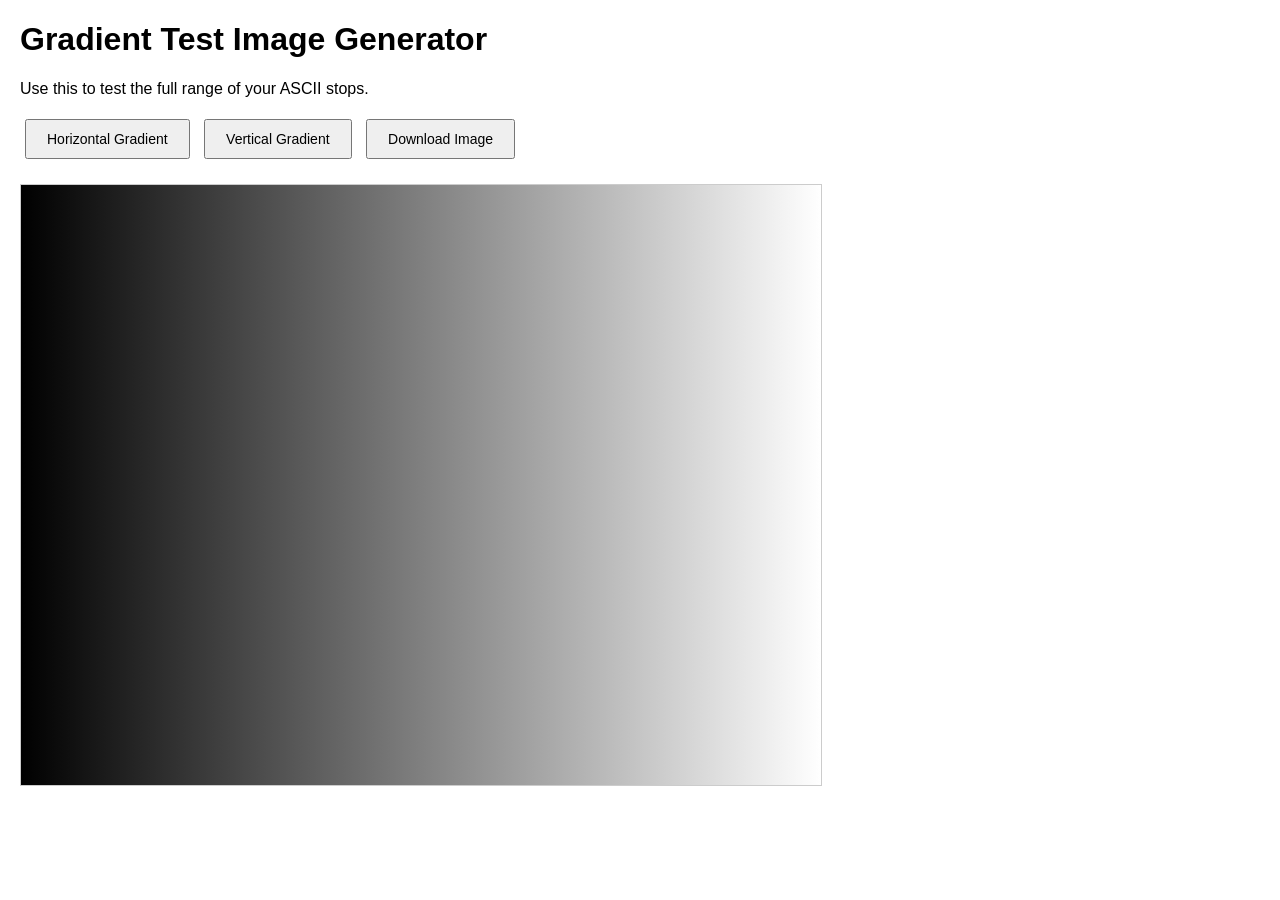
<file: test-gradient.html>
<!DOCTYPE html>
<html>
<head>
    <title>Gradient Test Image</title>
    <style>
        body {
            margin: 20px;
            font-family: Arial, sans-serif;
        }
        canvas {
            border: 1px solid #ccc;
            margin: 20px 0;
        }
        button {
            padding: 10px 20px;
            font-size: 14px;
            margin: 5px;
        }
    </style>
</head>
<body>
    <h1>Gradient Test Image Generator</h1>
    <p>Use this to test the full range of your ASCII stops.</p>

    <div>
        <button onclick="generateHorizontal()">Horizontal Gradient</button>
        <button onclick="generateVertical()">Vertical Gradient</button>
        <button onclick="download()">Download Image</button>
    </div>

    <canvas id="canvas" width="800" height="600"></canvas>

    <script>
        const canvas = document.getElementById('canvas');
        const ctx = canvas.getContext('2d');

        function generateHorizontal() {
            const gradient = ctx.createLinearGradient(0, 0, canvas.width, 0);
            gradient.addColorStop(0, '#000000');
            gradient.addColorStop(1, '#ffffff');

            ctx.fillStyle = gradient;
            ctx.fillRect(0, 0, canvas.width, canvas.height);
        }

        function generateVertical() {
            const gradient = ctx.createLinearGradient(0, 0, 0, canvas.height);
            gradient.addColorStop(0, '#000000');
            gradient.addColorStop(1, '#ffffff');

            ctx.fillStyle = gradient;
            ctx.fillRect(0, 0, canvas.width, canvas.height);
        }

        function download() {
            const link = document.createElement('a');
            link.download = 'gradient-test.png';
            link.href = canvas.toDataURL('image/png');
            link.click();
        }

        // Generate horizontal gradient by default
        generateHorizontal();
    </script>
</body>
</html>
</file>
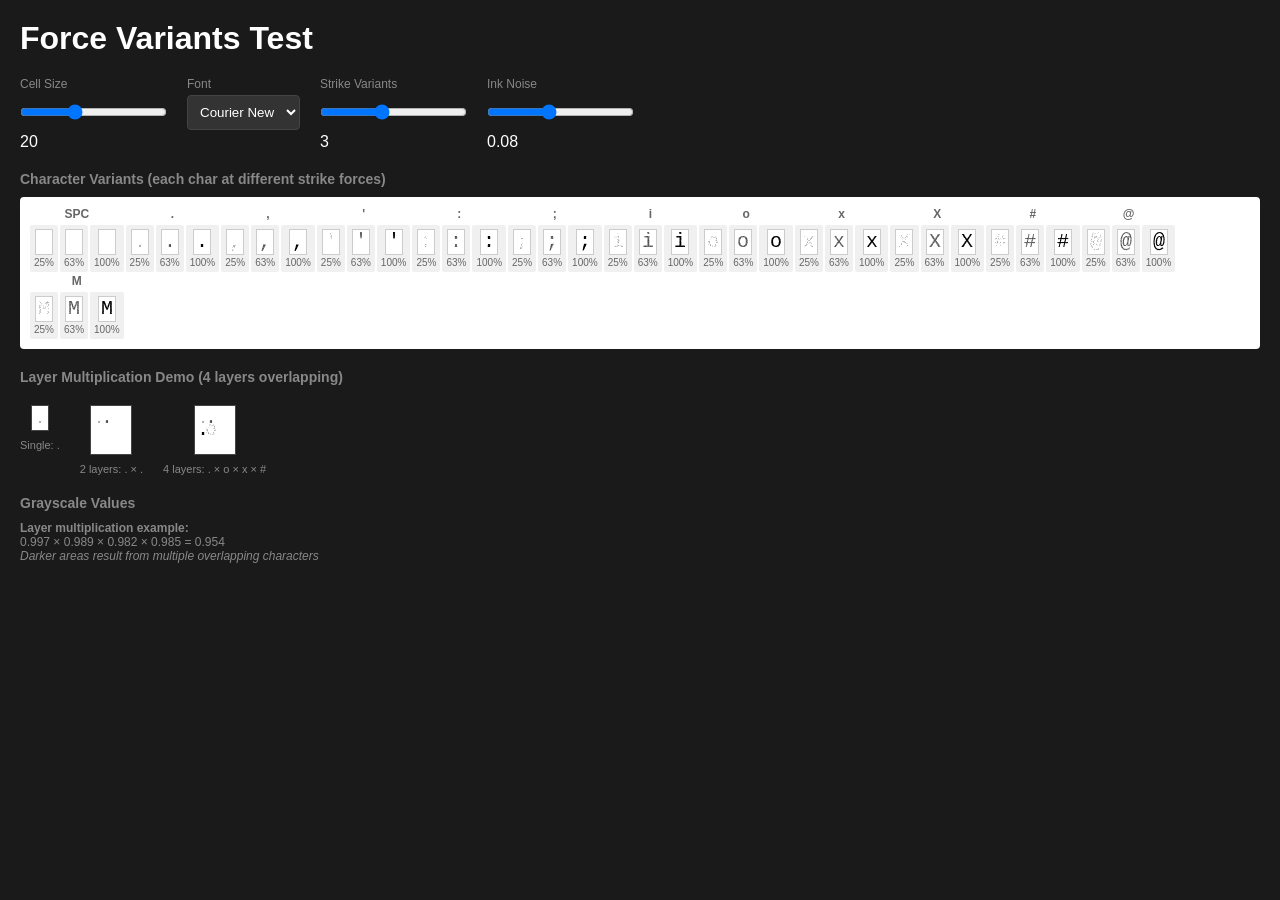
<file: studio/test-force-variants.html>
<!DOCTYPE html>
<html lang="en">
<head>
    <meta charset="UTF-8">
    <meta name="viewport" content="width=device-width, initial-scale=1.0">
    <title>Force Variants Test</title>
    <style>
        * { margin: 0; padding: 0; box-sizing: border-box; }
        body {
            font-family: -apple-system, BlinkMacSystemFont, 'Segoe UI', sans-serif;
            background: #1a1a1a;
            color: #fff;
            padding: 20px;
        }
        h1 { margin-bottom: 20px; }
        h2 { margin: 20px 0 10px; color: #888; font-size: 14px; }
        .controls {
            margin-bottom: 20px;
            display: flex;
            gap: 20px;
            flex-wrap: wrap;
        }
        .control {
            display: flex;
            flex-direction: column;
            gap: 4px;
        }
        .control label { font-size: 12px; color: #888; }
        .control input, .control select {
            padding: 8px;
            background: #333;
            border: 1px solid #444;
            color: #fff;
            border-radius: 4px;
        }
        .charset-grid {
            display: flex;
            flex-wrap: wrap;
            gap: 2px;
            background: #fff;
            padding: 10px;
            border-radius: 4px;
        }
        .char-cell {
            display: flex;
            flex-direction: column;
            align-items: center;
            background: #f0f0f0;
            padding: 4px;
            border-radius: 2px;
        }
        .char-cell canvas {
            border: 1px solid #ccc;
        }
        .char-label {
            font-size: 10px;
            color: #666;
            margin-top: 2px;
        }
        .variant-row {
            display: flex;
            gap: 10px;
            margin-bottom: 20px;
            align-items: flex-start;
        }
        .variant-group {
            text-align: center;
        }
        .variant-group h3 {
            font-size: 12px;
            color: #666;
            margin-bottom: 4px;
        }
        .overlay-demo {
            display: flex;
            gap: 20px;
            margin-top: 20px;
        }
        .overlay-example {
            text-align: center;
        }
        .overlay-example canvas {
            border: 1px solid #444;
        }
        .overlay-example p {
            font-size: 11px;
            color: #888;
            margin-top: 4px;
        }
    </style>
</head>
<body>
    <h1>Force Variants Test</h1>

    <div class="controls">
        <div class="control">
            <label>Cell Size</label>
            <input type="range" id="cellSize" min="10" max="40" value="20">
            <span id="cellSizeValue">20</span>
        </div>
        <div class="control">
            <label>Font</label>
            <select id="fontFamily">
                <option value="'Courier New', monospace">Courier New</option>
                <option value="monospace">Monospace</option>
                <option value="Consolas, monospace">Consolas</option>
            </select>
        </div>
        <div class="control">
            <label>Strike Variants</label>
            <input type="range" id="strikeVariants" min="1" max="6" value="3">
            <span id="strikeVariantsValue">3</span>
        </div>
        <div class="control">
            <label>Ink Noise</label>
            <input type="range" id="inkNoise" min="0" max="20" value="8">
            <span id="inkNoiseValue">0.08</span>
        </div>
    </div>

    <h2>Character Variants (each char at different strike forces)</h2>
    <div id="charsetGrid" class="charset-grid"></div>

    <h2>Layer Multiplication Demo (4 layers overlapping)</h2>
    <div id="overlayDemo" class="overlay-demo"></div>

    <h2>Grayscale Values</h2>
    <div id="grayscaleInfo" style="font-size: 12px; color: #888; margin-top: 10px;"></div>

    <script>
        const testChars = ' .,\':;ioxX#@M';

        function renderCharset() {
            const cellSize = parseInt(document.getElementById('cellSize').value);
            const fontFamily = document.getElementById('fontFamily').value;
            const strikeVariants = parseInt(document.getElementById('strikeVariants').value);
            const inkNoise = parseInt(document.getElementById('inkNoise').value) / 100;

            document.getElementById('cellSizeValue').textContent = cellSize;
            document.getElementById('strikeVariantsValue').textContent = strikeVariants;
            document.getElementById('inkNoiseValue').textContent = inkNoise.toFixed(2);

            // Character dimensions
            const charWidth = Math.ceil(cellSize * 0.8);
            const charHeight = Math.ceil(cellSize * 1.2);

            const grid = document.getElementById('charsetGrid');
            grid.innerHTML = '';

            const allChars = []; // Store for overlay demo

            for (const char of testChars) {
                const group = document.createElement('div');
                group.className = 'variant-group';
                group.innerHTML = `<h3>${char === ' ' ? 'SPC' : char}</h3>`;

                const row = document.createElement('div');
                row.style.display = 'flex';
                row.style.gap = '2px';

                for (let v = 0; v < strikeVariants; v++) {
                    // Strike force: 0.25 (very light) to 1.0 (full) - like real typewriter
                    const strikeForce = strikeVariants === 1 ? 1.0 : 0.25 + (v / (strikeVariants - 1)) * 0.75;

                    const canvas = document.createElement('canvas');
                    canvas.width = charWidth;
                    canvas.height = charHeight;
                    const ctx = canvas.getContext('2d');

                    const centerX = charWidth / 2;
                    const centerY = charHeight / 2;

                    // White background
                    ctx.fillStyle = 'white';
                    ctx.fillRect(0, 0, charWidth, charHeight);

                    if (char !== ' ') {
                        // Render character at full black first
                        ctx.fillStyle = 'black';
                        ctx.font = `${cellSize}px ${fontFamily}`;
                        ctx.textAlign = 'center';
                        ctx.textBaseline = 'middle';
                        ctx.fillText(char, charWidth / 2, charHeight / 2);
                    }

                    // Get image data and apply typewriter ink simulation
                    const imageData = ctx.getImageData(0, 0, charWidth, charHeight);
                    const grayscale = new Float32Array(charWidth * charHeight);
                    let avgValue = 0;

                    for (let i = 0; i < grayscale.length; i++) {
                        const x = i % charWidth;
                        const y = Math.floor(i / charWidth);

                        const r = imageData.data[i * 4];
                        const g = imageData.data[i * 4 + 1];
                        const b = imageData.data[i * 4 + 2];
                        let value = (0.299 * r + 0.587 * g + 0.114 * b) / 255;

                        // Only process ink pixels (non-white)
                        if (value < 0.98) {
                            // 1. Apply strike force
                            value = 1 - (1 - value) * strikeForce;

                            // 2. Uneven ink density: darker in center
                            const dx = (x - centerX) / centerX;
                            const dy = (y - centerY) / centerY;
                            const distFromCenter = Math.sqrt(dx * dx + dy * dy);
                            const densityFalloff = 1 - distFromCenter * 0.15 * (1 - strikeForce);
                            value = 1 - (1 - value) * Math.max(0.5, densityFalloff);

                            // 3. Ink texture noise
                            if (inkNoise > 0) {
                                const noise = (Math.random() - 0.5) * inkNoise * 2.5;
                                value = Math.max(0, Math.min(1, value + noise));
                            }

                            // 4. Ink dropout for light strikes
                            if (strikeForce < 0.5 && Math.random() > strikeForce + 0.3) {
                                value = Math.min(1, value + 0.3);
                            }
                        }

                        grayscale[i] = value;
                        avgValue += value;

                        // Write back
                        const byte = Math.round(value * 255);
                        imageData.data[i * 4] = byte;
                        imageData.data[i * 4 + 1] = byte;
                        imageData.data[i * 4 + 2] = byte;
                    }

                    ctx.putImageData(imageData, 0, 0);
                    avgValue /= grayscale.length;

                    const cell = document.createElement('div');
                    cell.className = 'char-cell';
                    cell.appendChild(canvas);

                    const label = document.createElement('div');
                    label.className = 'char-label';
                    label.textContent = `${(strikeForce * 100).toFixed(0)}%`;
                    cell.appendChild(label);

                    row.appendChild(cell);

                    // Store for overlay demo
                    if (char !== ' ') {
                        allChars.push({ char, strikeForce, grayscale, charWidth, charHeight, avgValue });
                    }
                }

                group.appendChild(row);
                grid.appendChild(group);
            }

            // Render overlay demo
            renderOverlayDemo(allChars, charWidth, charHeight);
        }

        function renderOverlayDemo(chars, charWidth, charHeight) {
            const demo = document.getElementById('overlayDemo');
            demo.innerHTML = '';

            if (chars.length === 0) return;

            // Pick some chars for demo
            const demoChars = chars.filter(c => ['.', 'o', 'x', '#'].includes(c.char));
            if (demoChars.length < 4) return;

            // Single character
            const single = createOverlayCanvas([demoChars[0]], charWidth, charHeight);
            demo.appendChild(createOverlayExample(single, 'Single: ' + demoChars[0].char));

            // Two overlapping (offset by half)
            const two = createOverlayCanvas([demoChars[0], demoChars[1]], charWidth, charHeight, true);
            demo.appendChild(createOverlayExample(two, '2 layers: ' + demoChars[0].char + ' × ' + demoChars[1].char));

            // Four overlapping
            const four = createOverlayCanvas(demoChars.slice(0, 4), charWidth, charHeight, true);
            demo.appendChild(createOverlayExample(four, '4 layers: . × o × x × #'));

            // Show multiplication math
            const info = document.getElementById('grayscaleInfo');
            const vals = demoChars.slice(0, 4).map(c => c.avgValue.toFixed(3));
            const product = demoChars.slice(0, 4).reduce((acc, c) => acc * c.avgValue, 1);
            info.innerHTML = `
                <strong>Layer multiplication example:</strong><br>
                ${vals.join(' × ')} = ${product.toFixed(3)}<br>
                <em>Darker areas result from multiple overlapping characters</em>
            `;
        }

        function createOverlayCanvas(chars, charWidth, charHeight, offset = false) {
            const padding = offset ? Math.max(charWidth, charHeight) : 0;
            const canvas = document.createElement('canvas');
            canvas.width = charWidth + padding;
            canvas.height = charHeight + padding;
            const ctx = canvas.getContext('2d');

            // Start with white (1.0)
            const result = new Float32Array(canvas.width * canvas.height).fill(1.0);

            // Multiply each character layer
            chars.forEach((charData, idx) => {
                const offsetX = offset ? Math.floor((idx % 2) * charWidth * 0.5) : 0;
                const offsetY = offset ? Math.floor(Math.floor(idx / 2) * charHeight * 0.5) : 0;

                for (let dy = 0; dy < charHeight; dy++) {
                    for (let dx = 0; dx < charWidth; dx++) {
                        const srcIdx = dy * charWidth + dx;
                        const dstIdx = (dy + offsetY) * canvas.width + (dx + offsetX);
                        result[dstIdx] *= charData.grayscale[srcIdx];
                    }
                }
            });

            // Render result
            const imageData = ctx.createImageData(canvas.width, canvas.height);
            for (let i = 0; i < result.length; i++) {
                const byte = Math.round(result[i] * 255);
                imageData.data[i * 4] = byte;
                imageData.data[i * 4 + 1] = byte;
                imageData.data[i * 4 + 2] = byte;
                imageData.data[i * 4 + 3] = 255;
            }
            ctx.putImageData(imageData, 0, 0);

            return canvas;
        }

        function createOverlayExample(canvas, label) {
            const div = document.createElement('div');
            div.className = 'overlay-example';
            div.appendChild(canvas);
            const p = document.createElement('p');
            p.textContent = label;
            div.appendChild(p);
            return div;
        }

        // Event listeners
        document.getElementById('cellSize').addEventListener('input', renderCharset);
        document.getElementById('fontFamily').addEventListener('change', renderCharset);
        document.getElementById('strikeVariants').addEventListener('input', renderCharset);
        document.getElementById('inkNoise').addEventListener('input', renderCharset);

        // Initial render
        renderCharset();
    </script>
</body>
</html>
</file>
